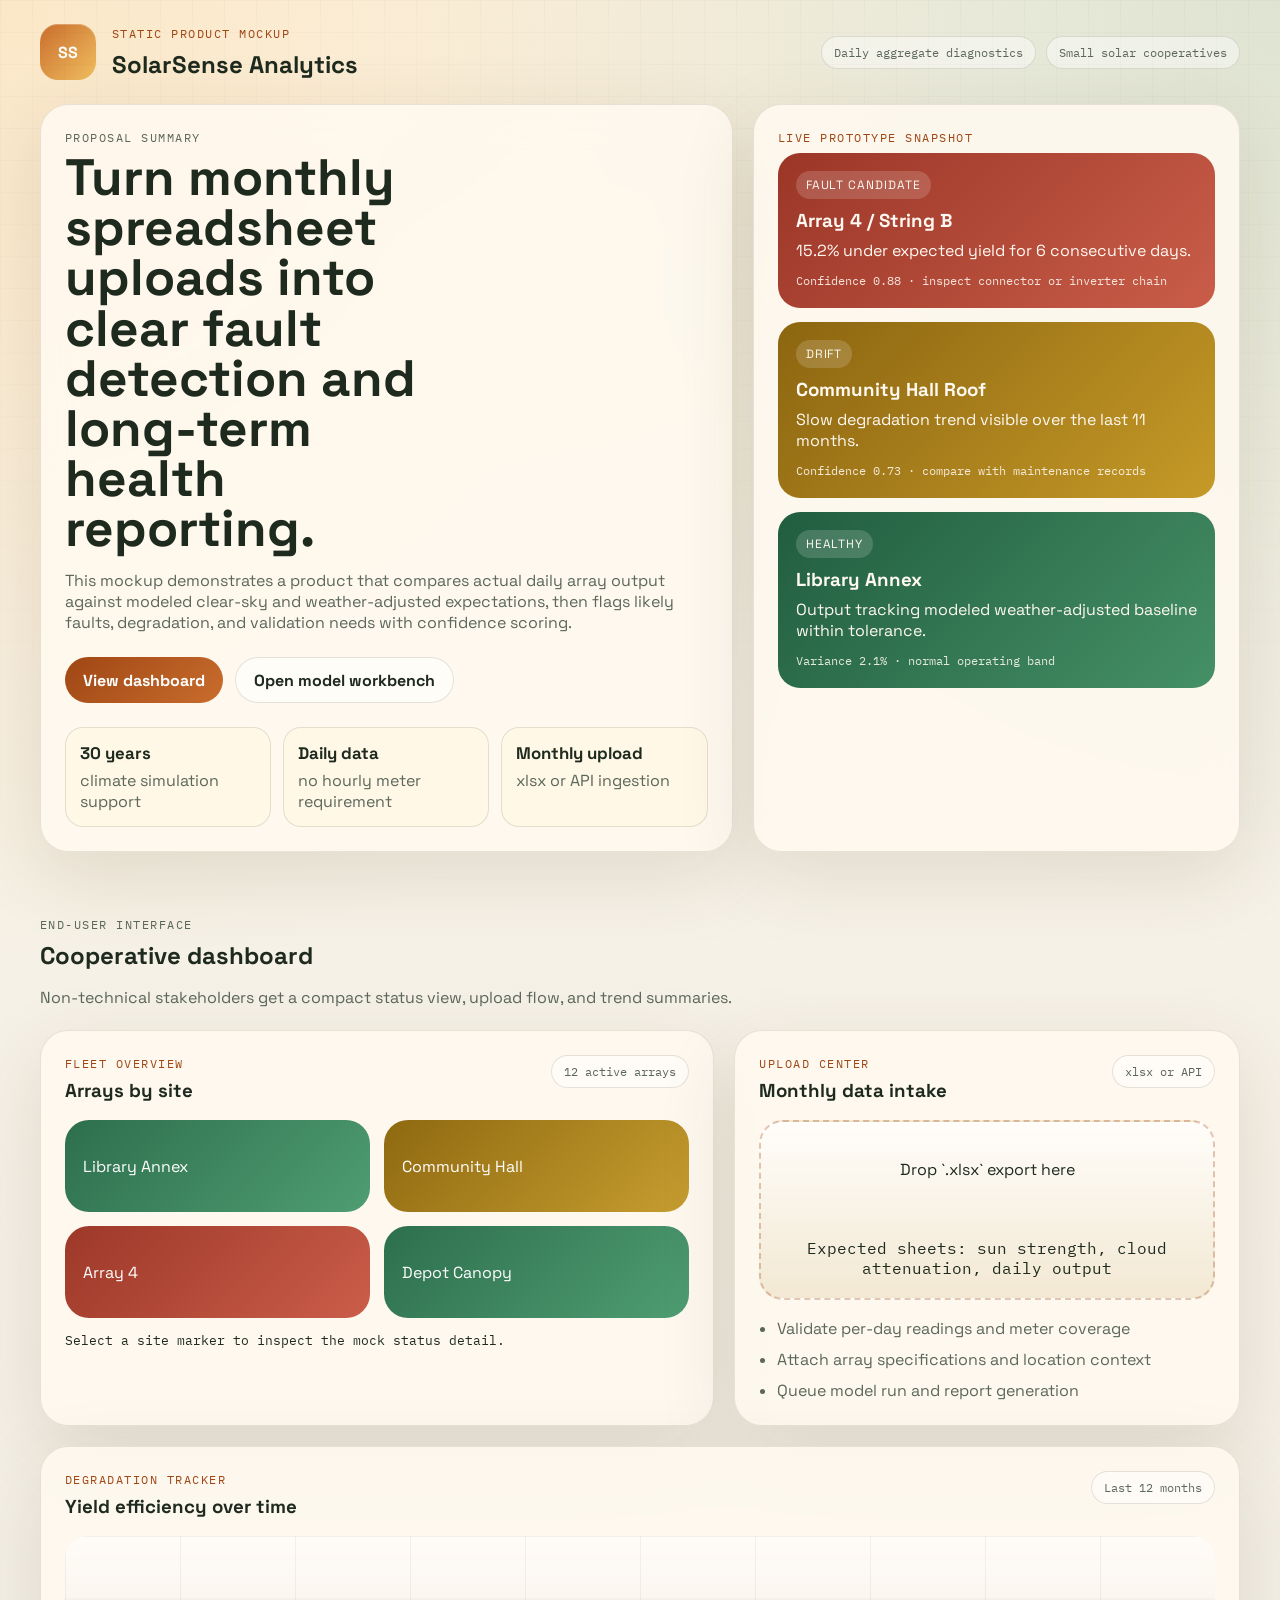
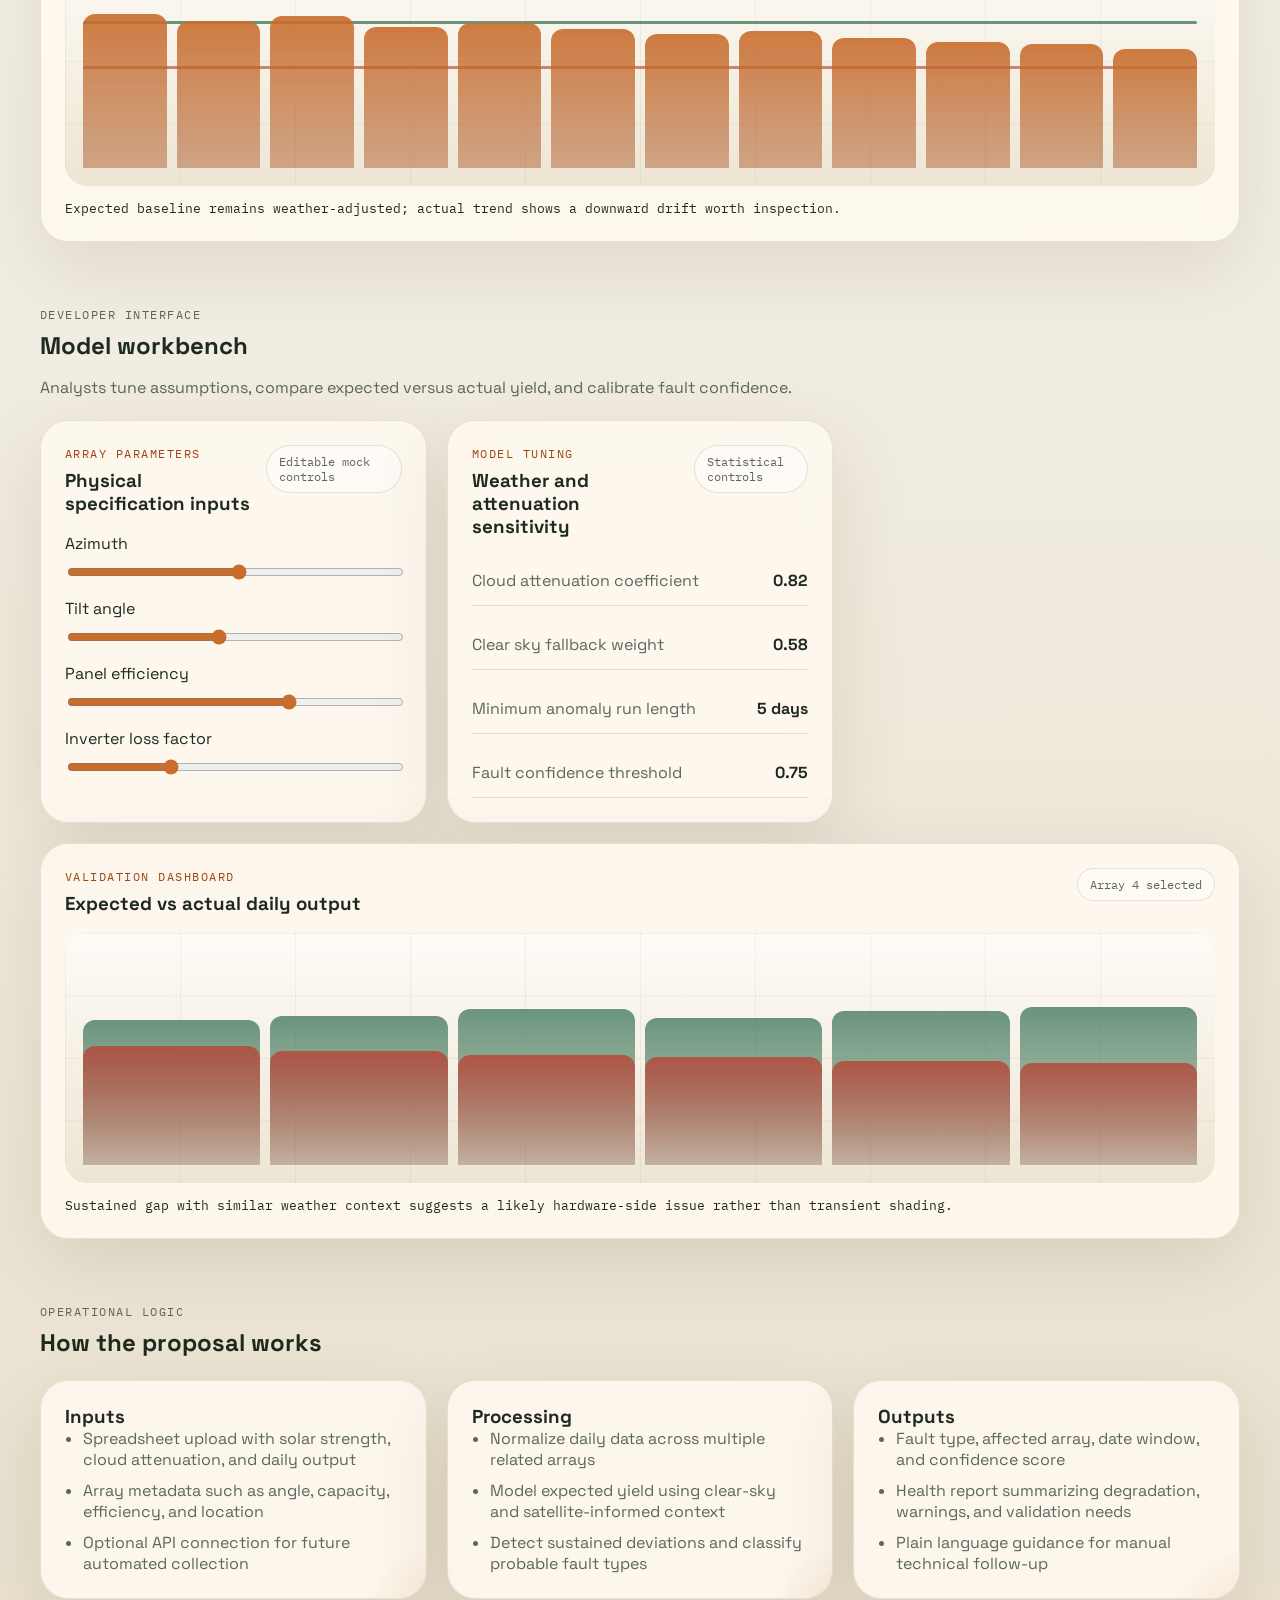
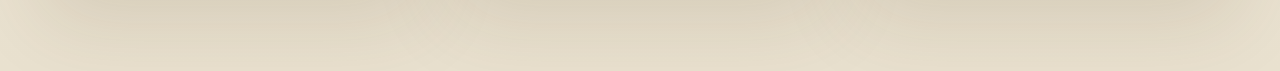
<file: solar/index.html>
<!DOCTYPE html>
<html lang="en">
<head>
  <meta charset="UTF-8">
  <meta name="viewport" content="width=device-width, initial-scale=1.0">
  <title>SolarSense Analytics Mockup</title>
  <link rel="preconnect" href="https://fonts.googleapis.com">
  <link rel="preconnect" href="https://fonts.gstatic.com" crossorigin>
  <link href="https://fonts.googleapis.com/css2?family=Space+Grotesk:wght@400;500;700&family=IBM+Plex+Mono:wght@400;500&display=swap" rel="stylesheet">
  <link rel="stylesheet" href="styles.css">
</head>
<body>
  <div class="page-shell">
    <header class="hero">
      <nav class="topbar">
        <div class="brand">
          <span class="brand-mark">SS</span>
          <div>
            <p class="eyebrow">Static product mockup</p>
            <h1>SolarSense Analytics</h1>
          </div>
        </div>
        <div class="topbar-meta">
          <span>Daily aggregate diagnostics</span>
          <span>Small solar cooperatives</span>
        </div>
      </nav>

      <section class="hero-grid">
        <div class="hero-copy card">
          <p class="section-tag">Proposal summary</p>
          <h2>Turn monthly spreadsheet uploads into clear fault detection and long-term health reporting.</h2>
          <p>
            This mockup demonstrates a product that compares actual daily array output against modeled clear-sky and weather-adjusted expectations,
            then flags likely faults, degradation, and validation needs with confidence scoring.
          </p>
          <div class="hero-actions">
            <a href="#dashboard" class="button primary">View dashboard</a>
            <a href="#workbench" class="button secondary">Open model workbench</a>
          </div>
          <ul class="stat-strip">
            <li>
              <strong>30 years</strong>
              <span>climate simulation support</span>
            </li>
            <li>
              <strong>Daily data</strong>
              <span>no hourly meter requirement</span>
            </li>
            <li>
              <strong>Monthly upload</strong>
              <span>xlsx or API ingestion</span>
            </li>
          </ul>
        </div>

        <aside class="hero-panel card">
          <p class="section-tag">Live prototype snapshot</p>
          <div class="alert-list">
            <article class="alert critical">
              <span class="alert-label">Fault candidate</span>
              <h3>Array 4 / String B</h3>
              <p>15.2% under expected yield for 6 consecutive days.</p>
              <span class="alert-meta">Confidence 0.88 · inspect connector or inverter chain</span>
            </article>
            <article class="alert warning">
              <span class="alert-label">Drift</span>
              <h3>Community Hall Roof</h3>
              <p>Slow degradation trend visible over the last 11 months.</p>
              <span class="alert-meta">Confidence 0.73 · compare with maintenance records</span>
            </article>
            <article class="alert ok">
              <span class="alert-label">Healthy</span>
              <h3>Library Annex</h3>
              <p>Output tracking modeled weather-adjusted baseline within tolerance.</p>
              <span class="alert-meta">Variance 2.1% · normal operating band</span>
            </article>
          </div>
        </aside>
      </section>
    </header>

    <main>
      <section class="section" id="dashboard">
        <div class="section-heading">
          <p class="section-tag">End-user interface</p>
          <h2>Cooperative dashboard</h2>
          <p>Non-technical stakeholders get a compact status view, upload flow, and trend summaries.</p>
        </div>

        <div class="dashboard-grid">
          <article class="card map-card">
            <div class="card-header">
              <div>
                <p class="section-tag">Fleet overview</p>
                <h3>Arrays by site</h3>
              </div>
              <span class="chip">12 active arrays</span>
            </div>
            <div class="site-map">
              <button class="map-node ok" data-site="Library Annex">Library Annex</button>
              <button class="map-node warning" data-site="Community Hall Roof">Community Hall</button>
              <button class="map-node critical" data-site="Array 4 / String B">Array 4</button>
              <button class="map-node ok" data-site="Depot Canopy">Depot Canopy</button>
            </div>
            <p class="card-note" id="site-description">Select a site marker to inspect the mock status detail.</p>
          </article>

          <article class="card">
            <div class="card-header">
              <div>
                <p class="section-tag">Upload center</p>
                <h3>Monthly data intake</h3>
              </div>
              <span class="chip">xlsx or API</span>
            </div>
            <div class="upload-dropzone" id="upload-dropzone">
              <p>Drop `.xlsx` export here</p>
              <span>Expected sheets: sun strength, cloud attenuation, daily output</span>
            </div>
            <ul class="checklist">
              <li>Validate per-day readings and meter coverage</li>
              <li>Attach array specifications and location context</li>
              <li>Queue model run and report generation</li>
            </ul>
          </article>

          <article class="card trend-card">
            <div class="card-header">
              <div>
                <p class="section-tag">Degradation tracker</p>
                <h3>Yield efficiency over time</h3>
              </div>
              <span class="chip">Last 12 months</span>
            </div>
            <div class="trend-plot" aria-label="Mock degradation chart">
              <span class="trend-line expected"></span>
              <span class="trend-line actual"></span>
              <div class="trend-bars">
                <span style="--bar: 72%"></span>
                <span style="--bar: 69%"></span>
                <span style="--bar: 71%"></span>
                <span style="--bar: 66%"></span>
                <span style="--bar: 68%"></span>
                <span style="--bar: 65%"></span>
                <span style="--bar: 63%"></span>
                <span style="--bar: 64%"></span>
                <span style="--bar: 61%"></span>
                <span style="--bar: 59%"></span>
                <span style="--bar: 58%"></span>
                <span style="--bar: 56%"></span>
              </div>
            </div>
            <p class="card-note">Expected baseline remains weather-adjusted; actual trend shows a downward drift worth inspection.</p>
          </article>
        </div>
      </section>

      <section class="section" id="workbench">
        <div class="section-heading">
          <p class="section-tag">Developer interface</p>
          <h2>Model workbench</h2>
          <p>Analysts tune assumptions, compare expected versus actual yield, and calibrate fault confidence.</p>
        </div>

        <div class="workbench-grid">
          <article class="card">
            <div class="card-header">
              <div>
                <p class="section-tag">Array parameters</p>
                <h3>Physical specification inputs</h3>
              </div>
              <span class="chip">Editable mock controls</span>
            </div>
            <form class="form-grid">
              <label>
                <span>Azimuth</span>
                <input type="range" min="90" max="270" value="182">
              </label>
              <label>
                <span>Tilt angle</span>
                <input type="range" min="0" max="60" value="27">
              </label>
              <label>
                <span>Panel efficiency</span>
                <input type="range" min="10" max="28" value="22">
              </label>
              <label>
                <span>Inverter loss factor</span>
                <input type="range" min="0" max="20" value="6">
              </label>
            </form>
          </article>

          <article class="card">
            <div class="card-header">
              <div>
                <p class="section-tag">Model tuning</p>
                <h3>Weather and attenuation sensitivity</h3>
              </div>
              <span class="chip">Statistical controls</span>
            </div>
            <div class="tuning-list">
              <div>
                <span>Cloud attenuation coefficient</span>
                <strong>0.82</strong>
              </div>
              <div>
                <span>Clear sky fallback weight</span>
                <strong>0.58</strong>
              </div>
              <div>
                <span>Minimum anomaly run length</span>
                <strong>5 days</strong>
              </div>
              <div>
                <span>Fault confidence threshold</span>
                <strong>0.75</strong>
              </div>
            </div>
          </article>

          <article class="card validation-card">
            <div class="card-header">
              <div>
                <p class="section-tag">Validation dashboard</p>
                <h3>Expected vs actual daily output</h3>
              </div>
              <span class="chip">Array 4 selected</span>
            </div>
            <div class="compare-chart" aria-label="Mock comparison chart">
              <div class="chart-series expected">
                <span style="--value: 68%"></span>
                <span style="--value: 70%"></span>
                <span style="--value: 73%"></span>
                <span style="--value: 69%"></span>
                <span style="--value: 72%"></span>
                <span style="--value: 74%"></span>
              </div>
              <div class="chart-series actual">
                <span style="--value: 63%"></span>
                <span style="--value: 60%"></span>
                <span style="--value: 58%"></span>
                <span style="--value: 57%"></span>
                <span style="--value: 55%"></span>
                <span style="--value: 54%"></span>
              </div>
            </div>
            <p class="card-note">Sustained gap with similar weather context suggests a likely hardware-side issue rather than transient shading.</p>
          </article>
        </div>
      </section>

      <section class="section">
        <div class="section-heading">
          <p class="section-tag">Operational logic</p>
          <h2>How the proposal works</h2>
        </div>
        <div class="flow-grid">
          <article class="card flow-card">
            <h3>Inputs</h3>
            <ul class="checklist">
              <li>Spreadsheet upload with solar strength, cloud attenuation, and daily output</li>
              <li>Array metadata such as angle, capacity, efficiency, and location</li>
              <li>Optional API connection for future automated collection</li>
            </ul>
          </article>
          <article class="card flow-card">
            <h3>Processing</h3>
            <ul class="checklist">
              <li>Normalize daily data across multiple related arrays</li>
              <li>Model expected yield using clear-sky and satellite-informed context</li>
              <li>Detect sustained deviations and classify probable fault types</li>
            </ul>
          </article>
          <article class="card flow-card">
            <h3>Outputs</h3>
            <ul class="checklist">
              <li>Fault type, affected array, date window, and confidence score</li>
              <li>Health report summarizing degradation, warnings, and validation needs</li>
              <li>Plain language guidance for manual technical follow-up</li>
            </ul>
          </article>
        </div>
      </section>
    </main>
  </div>

  <script src="app.js"></script>
</body>
</html>
</file>
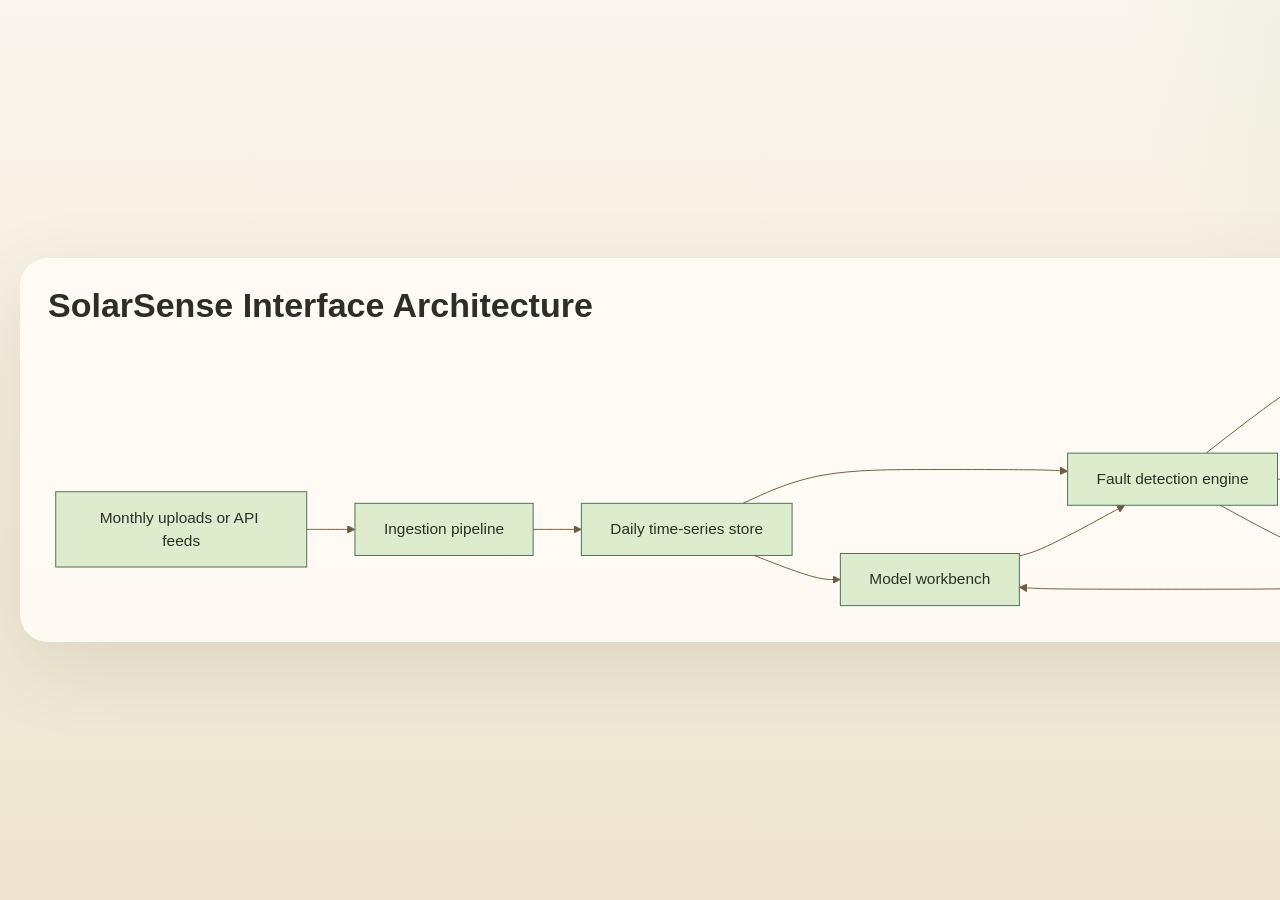
<file: solar/docs/diagrams/interface-architecture.html>
<!DOCTYPE html>
<html lang="en">
<head>
  <meta charset="UTF-8">
  <meta name="viewport" content="width=device-width, initial-scale=1.0">
  <title>Interface Architecture Diagram</title>
  <style>
    body {
      margin: 0;
      background: #f5efe4;
      font-family: Arial, sans-serif;
    }

    .frame {
      width: 1600px;
      min-height: 900px;
      padding: 48px;
      box-sizing: border-box;
      display: grid;
      place-items: center;
      background:
        radial-gradient(circle at top right, rgba(110, 156, 102, 0.18), transparent 26%),
        linear-gradient(180deg, #faf6ed, #efe5d1);
    }

    .diagram-card {
      width: 100%;
      padding: 28px;
      border-radius: 28px;
      background: rgba(255, 251, 244, 0.96);
      box-shadow: 0 24px 80px rgba(70, 48, 15, 0.12);
    }

    h1 {
      margin: 0 0 20px;
      font-size: 34px;
      color: #2c2f25;
    }

    #diagram {
      display: grid;
      place-items: center;
    }
  </style>
</head>
<body>
  <div class="frame">
    <div class="diagram-card">
      <h1>SolarSense Interface Architecture</h1>
      <div id="diagram"></div>
    </div>
  </div>
  <script src="./mermaid.min.js"></script>
  <script>
    const definition = `graph LR
      A[Monthly uploads or API feeds] --> B[Ingestion pipeline]
      B --> C[Daily time-series store]
      C --> D[Model workbench]
      C --> E[Fault detection engine]
      D --> E
      E --> F[Cooperative dashboard]
      E --> G[Health reports]
      E --> H[Validation feedback]
      H --> D`;

    mermaid.initialize({
      startOnLoad: false,
      theme: "base",
      themeVariables: {
        primaryColor: "#dceccd",
        primaryTextColor: "#2c2f25",
        primaryBorderColor: "#467056",
        lineColor: "#6f5b3d",
        secondaryColor: "#f9efdd",
        tertiaryColor: "#f8d79a",
        fontFamily: "Arial, sans-serif"
      }
    });

    mermaid.render("interface-architecture-svg", definition).then(({ svg }) => {
      document.getElementById("diagram").innerHTML = svg;
      document.title = "rendered";
    });
  </script>
</body>
</html>
</file>
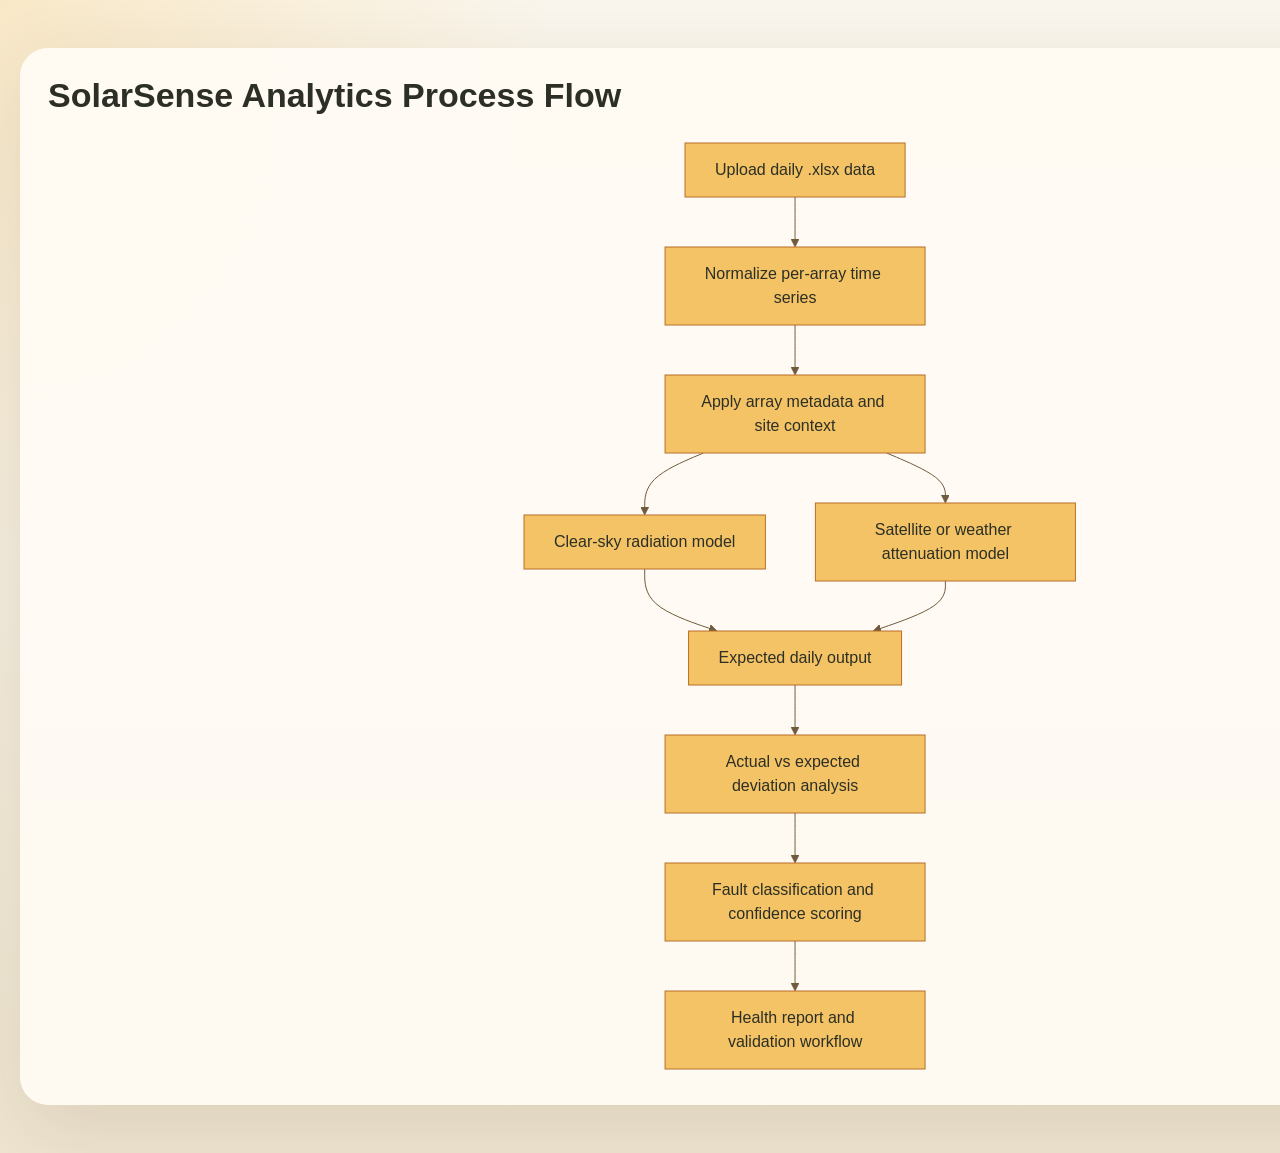
<file: solar/docs/diagrams/process-flow.html>
<!DOCTYPE html>
<html lang="en">
<head>
  <meta charset="UTF-8">
  <meta name="viewport" content="width=device-width, initial-scale=1.0">
  <title>Process Flow Diagram</title>
  <style>
    body {
      margin: 0;
      background: #f5efe4;
      font-family: Arial, sans-serif;
    }

    .frame {
      width: 1600px;
      min-height: 900px;
      padding: 48px;
      box-sizing: border-box;
      display: grid;
      place-items: center;
      background:
        radial-gradient(circle at top left, rgba(245, 193, 93, 0.26), transparent 28%),
        linear-gradient(180deg, #faf6ed, #efe5d1);
    }

    .diagram-card {
      width: 100%;
      padding: 28px;
      border-radius: 28px;
      background: rgba(255, 251, 244, 0.96);
      box-shadow: 0 24px 80px rgba(70, 48, 15, 0.12);
    }

    h1 {
      margin: 0 0 20px;
      font-size: 34px;
      color: #2c2f25;
    }

    #diagram {
      display: grid;
      place-items: center;
    }
  </style>
</head>
<body>
  <div class="frame">
    <div class="diagram-card">
      <h1>SolarSense Analytics Process Flow</h1>
      <div id="diagram"></div>
    </div>
  </div>
  <script src="./mermaid.min.js"></script>
  <script>
    const definition = `graph TD
      A[Upload daily .xlsx data] --> B[Normalize per-array time series]
      B --> C[Apply array metadata and site context]
      C --> D[Clear-sky radiation model]
      C --> E[Satellite or weather attenuation model]
      D --> F[Expected daily output]
      E --> F
      F --> G[Actual vs expected deviation analysis]
      G --> H[Fault classification and confidence scoring]
      H --> I[Health report and validation workflow]`;

    mermaid.initialize({
      startOnLoad: false,
      theme: "base",
      themeVariables: {
        primaryColor: "#f4c365",
        primaryTextColor: "#2c2f25",
        primaryBorderColor: "#b96f29",
        lineColor: "#6f5b3d",
        secondaryColor: "#f9efdd",
        tertiaryColor: "#e7f1e5",
        fontFamily: "Arial, sans-serif"
      }
    });

    mermaid.render("process-flow-svg", definition).then(({ svg }) => {
      document.getElementById("diagram").innerHTML = svg;
      document.title = "rendered";
    });
  </script>
</body>
</html>
</file>
<file: solar/styles.css>
:root {
  --bg: #f3efe5;
  --bg-strong: #e7dec9;
  --panel: rgba(255, 250, 240, 0.86);
  --panel-strong: rgba(255, 248, 232, 0.96);
  --line: rgba(70, 56, 38, 0.14);
  --text: #1f2a1f;
  --muted: #5c675b;
  --accent: #c96d2d;
  --accent-deep: #9f4614;
  --green: #2e6b4c;
  --yellow: #b98916;
  --red: #b54839;
  --shadow: 0 24px 80px rgba(76, 51, 19, 0.12);
}

* {
  box-sizing: border-box;
}

html {
  scroll-behavior: smooth;
}

body {
  margin: 0;
  min-height: 100vh;
  font-family: "Space Grotesk", sans-serif;
  color: var(--text);
  background:
    radial-gradient(circle at top left, rgba(255, 214, 153, 0.42), transparent 28%),
    radial-gradient(circle at top right, rgba(105, 151, 103, 0.18), transparent 26%),
    linear-gradient(180deg, #f9f4e9 0%, var(--bg) 52%, #e9e1cf 100%);
}

body::before {
  content: "";
  position: fixed;
  inset: 0;
  pointer-events: none;
  background-image:
    linear-gradient(rgba(70, 56, 38, 0.03) 1px, transparent 1px),
    linear-gradient(90deg, rgba(70, 56, 38, 0.03) 1px, transparent 1px);
  background-size: 32px 32px;
  mask-image: linear-gradient(180deg, rgba(0, 0, 0, 0.7), transparent);
}

.page-shell {
  width: min(1200px, calc(100% - 32px));
  margin: 0 auto;
  padding: 24px 0 72px;
}

.topbar,
.hero-grid,
.dashboard-grid,
.workbench-grid,
.flow-grid {
  display: grid;
  gap: 20px;
}

.topbar {
  grid-template-columns: 1fr auto;
  align-items: center;
  margin-bottom: 24px;
}

.brand {
  display: flex;
  align-items: center;
  gap: 16px;
}

.brand-mark {
  width: 56px;
  height: 56px;
  display: grid;
  place-items: center;
  border-radius: 18px;
  background: linear-gradient(135deg, var(--accent), #f1bf5f);
  color: white;
  font-weight: 700;
  box-shadow: inset 0 1px 0 rgba(255, 255, 255, 0.25);
}

.eyebrow,
.section-tag,
.chip,
.topbar-meta span,
.card-note,
.alert-meta,
.upload-dropzone span {
  font-family: "IBM Plex Mono", monospace;
}

.eyebrow,
.section-tag {
  text-transform: uppercase;
  letter-spacing: 0.12em;
  font-size: 0.78rem;
  color: var(--accent-deep);
  margin: 0 0 8px;
}

.topbar h1,
.section-heading h2,
.hero-copy h2,
.card h3 {
  margin: 0;
}

.topbar-meta {
  display: flex;
  gap: 10px;
  flex-wrap: wrap;
  justify-content: flex-end;
}

.topbar-meta span,
.chip {
  border: 1px solid var(--line);
  border-radius: 999px;
  padding: 8px 12px;
  background: rgba(255, 255, 255, 0.45);
  font-size: 0.76rem;
  color: var(--muted);
}

.hero-grid {
  grid-template-columns: 1.35fr 0.95fr;
}

.card {
  position: relative;
  overflow: hidden;
  border: 1px solid rgba(73, 55, 29, 0.12);
  border-radius: 28px;
  padding: 24px;
  background: var(--panel);
  backdrop-filter: blur(18px);
  box-shadow: var(--shadow);
}

.card::after {
  content: "";
  position: absolute;
  inset: auto -20% -40% auto;
  width: 140px;
  height: 140px;
  border-radius: 50%;
  background: radial-gradient(circle, rgba(201, 109, 45, 0.12), transparent 70%);
}

.hero-copy h2 {
  font-size: clamp(2rem, 4vw, 3.4rem);
  line-height: 0.98;
  max-width: 12ch;
}

.hero-copy p {
  color: var(--muted);
  max-width: 66ch;
}

.hero-actions {
  display: flex;
  gap: 12px;
  margin: 24px 0;
  flex-wrap: wrap;
}

.button {
  display: inline-flex;
  align-items: center;
  justify-content: center;
  min-height: 46px;
  padding: 0 18px;
  border-radius: 999px;
  text-decoration: none;
  font-weight: 700;
}

.button.primary {
  background: linear-gradient(135deg, var(--accent-deep), var(--accent));
  color: white;
}

.button.secondary {
  color: var(--text);
  border: 1px solid var(--line);
  background: rgba(255, 255, 255, 0.6);
}

.stat-strip {
  display: grid;
  grid-template-columns: repeat(3, minmax(0, 1fr));
  gap: 12px;
  padding: 0;
  margin: 24px 0 0;
  list-style: none;
}

.stat-strip li {
  padding: 14px;
  border-radius: 18px;
  background: var(--panel-strong);
  border: 1px solid var(--line);
}

.stat-strip strong {
  display: block;
  margin-bottom: 6px;
  font-size: 1.05rem;
}

.stat-strip span,
.section-heading p,
.checklist li,
.tuning-list span {
  color: var(--muted);
}

.alert-list {
  display: grid;
  gap: 14px;
}

.alert {
  padding: 18px;
  border-radius: 22px;
  color: #fff9f2;
}

.alert h3 {
  margin: 10px 0 8px;
}

.alert p {
  margin: 0 0 8px;
}

.alert-label {
  display: inline-block;
  padding: 6px 10px;
  border-radius: 999px;
  background: rgba(255, 255, 255, 0.16);
  font-size: 0.75rem;
  text-transform: uppercase;
  letter-spacing: 0.08em;
}

.alert-meta {
  font-size: 0.78rem;
  opacity: 0.88;
}

.alert.critical {
  background: linear-gradient(135deg, #9b3627, #c95d49);
}

.alert.warning {
  background: linear-gradient(135deg, #8c6510, #c59a28);
}

.alert.ok {
  background: linear-gradient(135deg, #215d3f, #459066);
}

.section {
  margin-top: 64px;
}

.section-heading {
  margin-bottom: 22px;
}

.dashboard-grid {
  grid-template-columns: 1.2fr 0.9fr;
}

.trend-card {
  grid-column: span 2;
}

.card-header {
  display: flex;
  align-items: flex-start;
  justify-content: space-between;
  gap: 12px;
  margin-bottom: 18px;
}

.site-map {
  display: grid;
  grid-template-columns: repeat(2, minmax(0, 1fr));
  gap: 14px;
  margin: 18px 0 14px;
}

.map-node {
  min-height: 92px;
  border-radius: 24px;
  border: 0;
  padding: 18px;
  text-align: left;
  color: white;
  font: inherit;
  cursor: pointer;
  transition: transform 160ms ease, box-shadow 160ms ease;
}

.map-node:hover,
.map-node:focus-visible {
  transform: translateY(-2px);
  box-shadow: 0 18px 30px rgba(38, 29, 13, 0.16);
}

.map-node.selected {
  outline: 3px solid rgba(255, 255, 255, 0.85);
  outline-offset: -4px;
}

.map-node.ok {
  background: linear-gradient(135deg, #2d6f4d, #4f9d72);
}

.map-node.warning {
  background: linear-gradient(135deg, #8f6910, #c69d30);
}

.map-node.critical {
  background: linear-gradient(135deg, #9d3828, #cb5d4a);
}

.upload-dropzone {
  display: grid;
  place-items: center;
  min-height: 180px;
  margin: 18px 0;
  text-align: center;
  border: 2px dashed rgba(159, 70, 20, 0.3);
  border-radius: 24px;
  background: linear-gradient(180deg, rgba(255, 255, 255, 0.7), rgba(240, 229, 205, 0.85));
}

.upload-dropzone.active {
  border-color: var(--accent);
  background: linear-gradient(180deg, rgba(255, 244, 222, 0.95), rgba(241, 224, 185, 0.9));
}

.checklist {
  margin: 0;
  padding-left: 18px;
  display: grid;
  gap: 10px;
}

.trend-plot,
.compare-chart {
  position: relative;
  border-radius: 22px;
  min-height: 250px;
  padding: 18px;
  overflow: hidden;
  background:
    linear-gradient(rgba(61, 48, 27, 0.06) 1px, transparent 1px),
    linear-gradient(90deg, rgba(61, 48, 27, 0.06) 1px, transparent 1px),
    linear-gradient(180deg, rgba(255, 255, 255, 0.55), rgba(233, 224, 205, 0.8));
  background-size: 100% 25%, 10% 100%, auto;
}

.trend-bars,
.chart-series {
  position: absolute;
  inset: 18px;
  display: grid;
  align-items: end;
  gap: 10px;
}

.trend-bars {
  grid-template-columns: repeat(12, minmax(0, 1fr));
}

.chart-series {
  grid-template-columns: repeat(6, minmax(0, 1fr));
}

.trend-bars span,
.chart-series span {
  display: block;
  border-radius: 12px 12px 0 0;
}

.trend-bars span {
  height: var(--bar);
  background: linear-gradient(180deg, rgba(201, 109, 45, 0.9), rgba(159, 70, 20, 0.42));
}

.chart-series span {
  height: var(--value);
}

.chart-series.expected span {
  background: linear-gradient(180deg, rgba(46, 107, 76, 0.7), rgba(46, 107, 76, 0.2));
}

.chart-series.actual {
  inset: 42px 18px 18px;
}

.chart-series.actual span {
  background: linear-gradient(180deg, rgba(181, 72, 57, 0.85), rgba(181, 72, 57, 0.22));
}

.trend-line {
  position: absolute;
  left: 18px;
  right: 18px;
  height: 3px;
  border-radius: 999px;
}

.trend-line.expected {
  top: 34%;
  background: rgba(46, 107, 76, 0.7);
}

.trend-line.actual {
  top: 52%;
  background: rgba(181, 72, 57, 0.65);
}

.workbench-grid {
  grid-template-columns: repeat(3, minmax(0, 1fr));
}

.validation-card {
  grid-column: span 3;
}

.form-grid {
  display: grid;
  gap: 16px;
}

.form-grid label {
  display: grid;
  gap: 8px;
}

.form-grid input[type="range"] {
  width: 100%;
  accent-color: var(--accent);
}

.tuning-list {
  display: grid;
  gap: 14px;
}

.tuning-list div {
  display: flex;
  justify-content: space-between;
  gap: 12px;
  padding: 14px 0;
  border-bottom: 1px solid var(--line);
}

.flow-grid {
  grid-template-columns: repeat(3, minmax(0, 1fr));
}

.flow-card {
  min-height: 100%;
}

.card-note {
  margin: 14px 0 0;
  font-size: 0.82rem;
}

@media (max-width: 960px) {
  .hero-grid,
  .dashboard-grid,
  .workbench-grid,
  .flow-grid {
    grid-template-columns: 1fr;
  }

  .trend-card,
  .validation-card {
    grid-column: span 1;
  }

  .topbar {
    grid-template-columns: 1fr;
    gap: 12px;
  }

  .topbar-meta {
    justify-content: flex-start;
  }
}

@media (max-width: 640px) {
  .page-shell {
    width: min(100% - 20px, 1200px);
  }

  .card {
    padding: 20px;
    border-radius: 24px;
  }

  .stat-strip,
  .site-map {
    grid-template-columns: 1fr;
  }

  .hero-copy h2 {
    max-width: 100%;
  }

  .button {
    width: 100%;
  }
}
</file>
